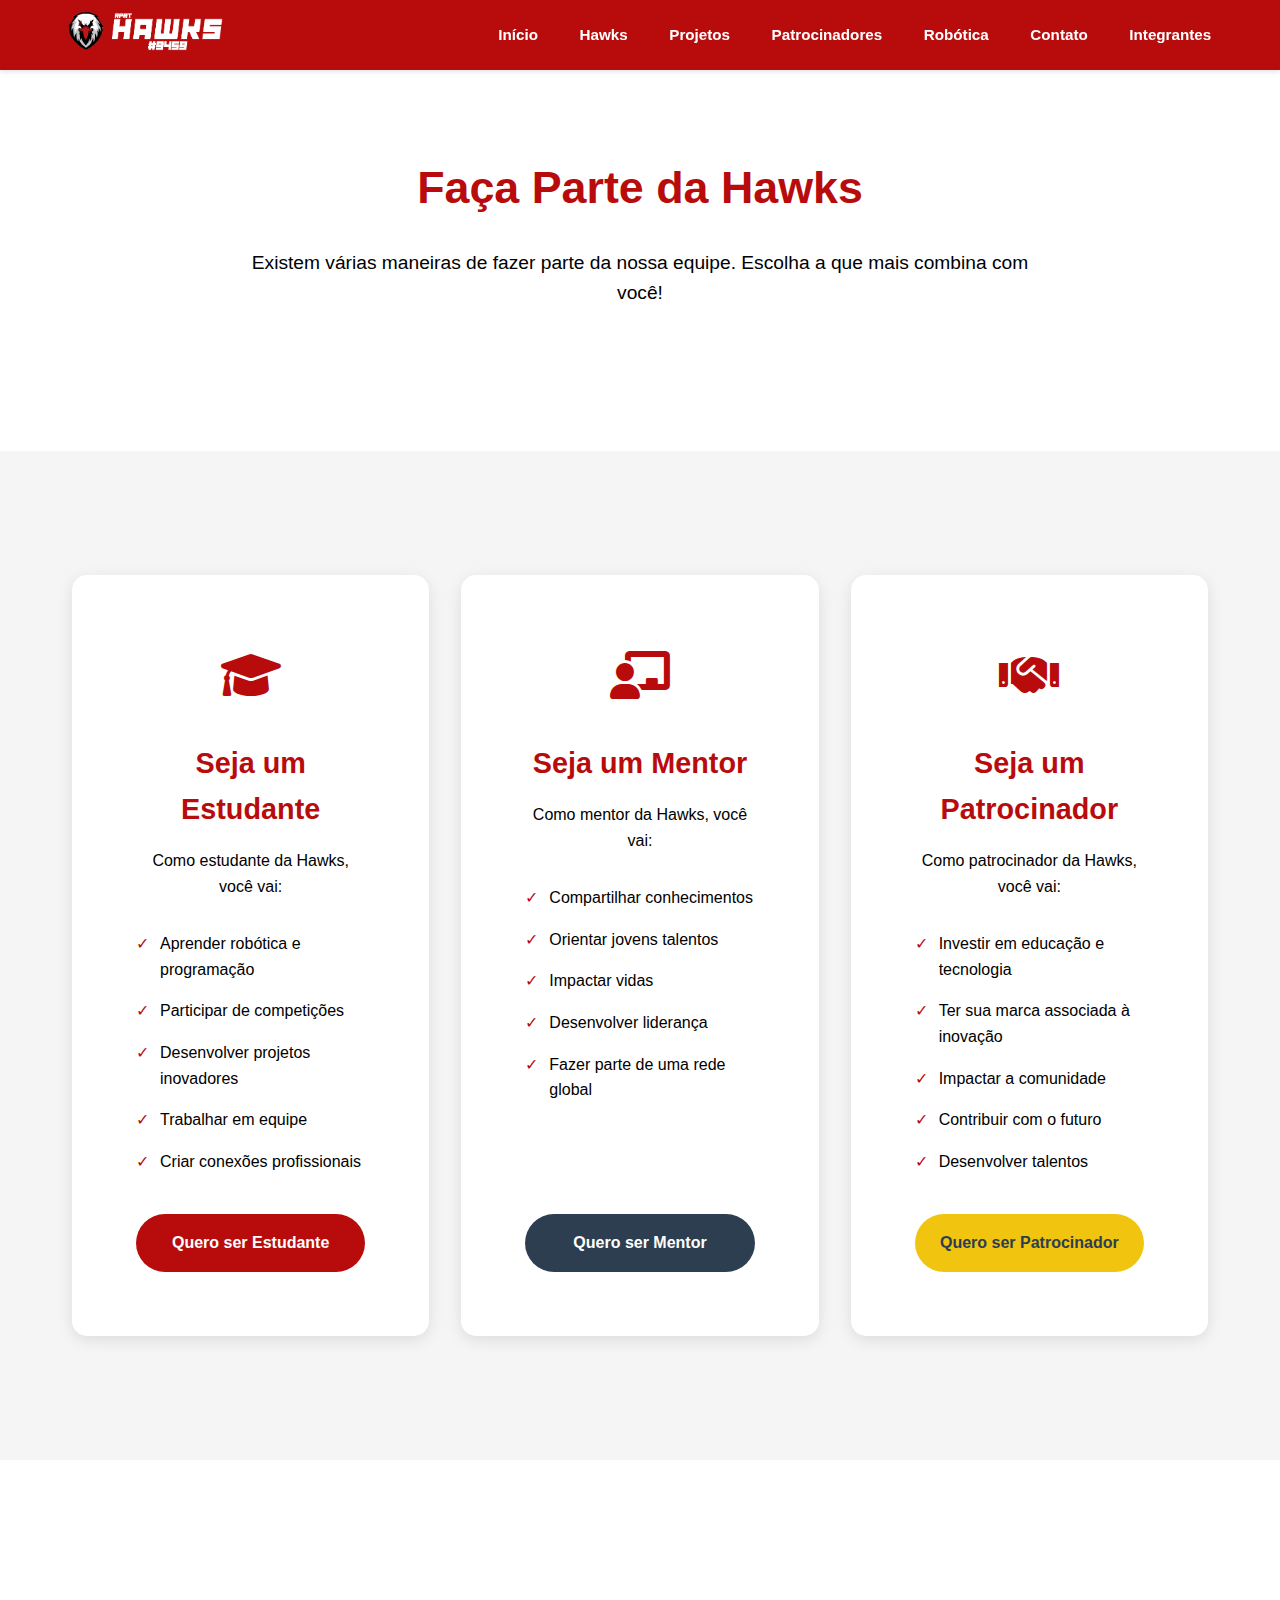
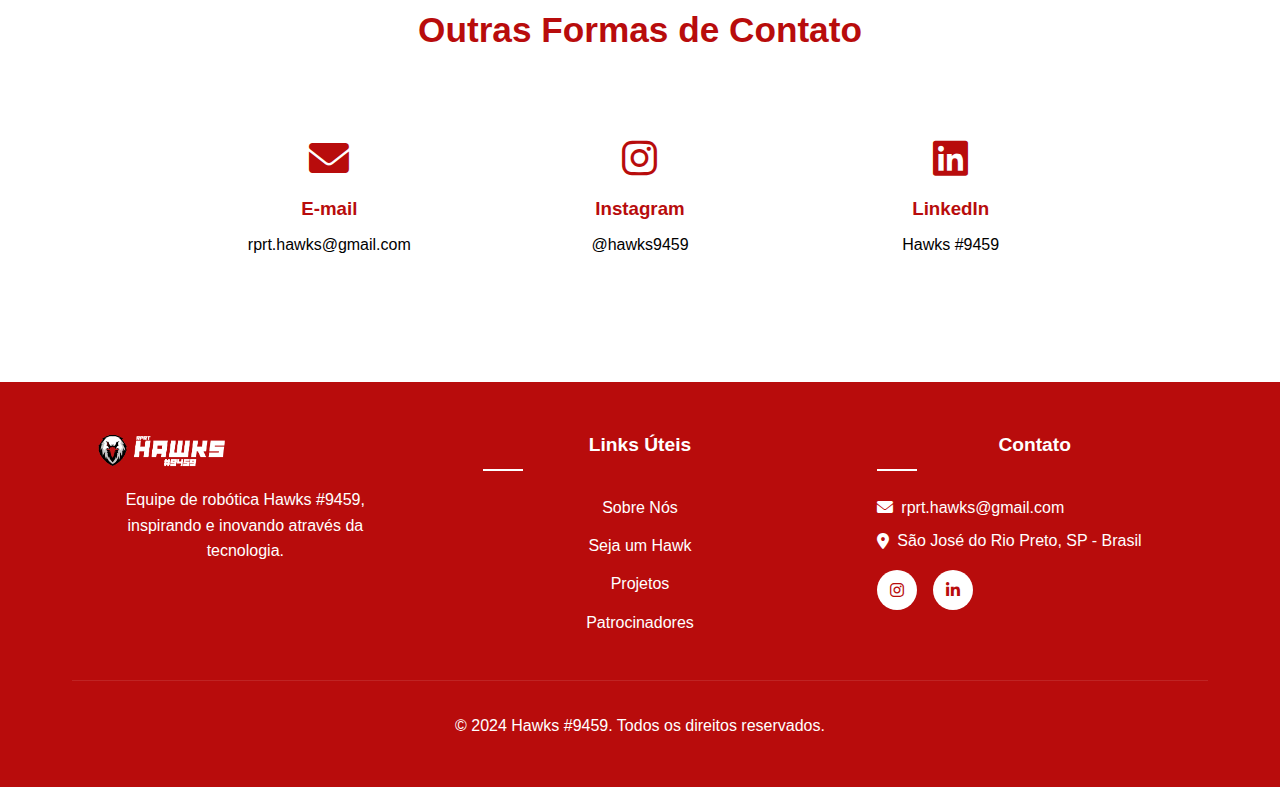
<file: contato.html>
<!DOCTYPE html>
<html lang="pt-BR">
<head>
    <meta charset="UTF-8">
    <meta name="viewport" content="width=device-width, initial-scale=1.0">
    <title>Hawks #9459 - Contato</title>
    <link rel="stylesheet" href="css/styles.css">
    <link rel="stylesheet" href="css/responsive.css">
    <link rel="stylesheet" href="https://cdnjs.cloudflare.com/ajax/libs/font-awesome/6.0.0/css/all.min.css">
</head>
<body>
    

    <header class="main-header">
        <div class="header-container">
            <div class="logo">
                <a href="index.html">
                    <img src="assets/logo-lateral-branco.png" alt="Hawks #9459 Logo" class="header-logo">
                </a>
            </div>
            
            <div class="menu-toggle">
                <span></span>
                <span></span>
                <span></span>
            </div>

            <nav class="main-nav">
                <ul>
                    <li><a href="index.html" class="active">Início</a></li>
                    <li><a href="hawks.html">Hawks</a></li>
                    <li><a href="projetos.html">Projetos</a></li>
                    <li><a href="patrocinadores.html">Patrocinadores</a></li>
                    <li><a href="robotica.html">Robótica</a></li>
                    <li><a href="contato.html">Contato</a></li>
                    <li><a href="integrante.html">Integrantes</a></li>
                </ul>
            </nav>
        </div>
        <div class="overlay"></div>
    </header>

    

    <main>
        <section class="contact-hero" data-aos="fade-up">
            <div class="container">
                <h1 data-aos="fade-up">Faça Parte da Hawks</h1>
                <p class="contact-intro" data-aos="fade-up" data-aos-delay="100">Existem várias maneiras de fazer parte da nossa equipe. 
                   Escolha a que mais combina com você!</p>
            </div>
        </section>

        <section class="roles-section" data-aos="fade-up">
            <div class="container">
                <div class="roles-grid">
                    <!-- Card do Estudante -->
                    <div class="role-card" data-aos="fade-up" data-aos-delay="100">
                        <div class="role-icon">
                            <i class="fas fa-graduation-cap"></i>
                        </div>
                        <h2>Seja um Estudante</h2>
                        <p>Como estudante da Hawks, você vai:</p>
                        <ul class="role-benefits">
                            <li>Aprender robótica e programação</li>
                            <li>Participar de competições</li>
                            <li>Desenvolver projetos inovadores</li>
                            <li>Trabalhar em equipe</li>
                            <li>Criar conexões profissionais</li>
                        </ul>
                        <a href="https://forms.google.com/seu-form-estudante" target="_blank" class="role-btn student">
                            Quero ser Estudante
                        </a>
                    </div>

                    <!-- Card do Mentor -->
                    <div class="role-card" data-aos="fade-up" data-aos-delay="200">
                        <div class="role-icon">
                            <i class="fas fa-chalkboard-teacher"></i>
                        </div>
                        <h2>Seja um Mentor</h2>
                        <p>Como mentor da Hawks, você vai:</p>
                        <ul class="role-benefits">
                            <li>Compartilhar conhecimentos</li>
                            <li>Orientar jovens talentos</li>
                            <li>Impactar vidas</li>
                            <li>Desenvolver liderança</li>
                            <li>Fazer parte de uma rede global</li>
                        </ul>
                        <a href="https://forms.google.com/seu-form-mentor" target="_blank" class="role-btn mentor">
                            Quero ser Mentor
                        </a>
                    </div>

                    <!-- Card do Patrocinador -->
                    <div class="role-card" data-aos="fade-up" data-aos-delay="300">
                        <div class="role-icon">
                            <i class="fas fa-handshake"></i>
                        </div>
                        <h2>Seja um Patrocinador</h2>
                        <p>Como patrocinador da Hawks, você vai:</p>
                        <ul class="role-benefits">
                            <li>Investir em educação e tecnologia</li>
                            <li>Ter sua marca associada à inovação</li>
                            <li>Impactar a comunidade</li>
                            <li>Contribuir com o futuro</li>
                            <li>Desenvolver talentos</li>
                        </ul>
                        <a href="https://forms.google.com/seu-form-patrocinador" target="_blank" class="role-btn sponsor">
                            Quero ser Patrocinador
                        </a>
                    </div>
                </div>
            </div>
        </section>

        <section class="contact-info-section">
            <div class="container">
                <h2>Outras Formas de Contato</h2>
                <div class="contact-methods">
                    <div class="contact-method">
                        <i class="fas fa-envelope"></i>
                        <h3>E-mail</h3>
                        <p>rprt.hawks@gmail.com</p>
                    </div>
                    <div class="contact-method">
                        <i class="fab fa-instagram"></i>
                        <h3>Instagram</h3>
                        <p>@hawks9459</p>
                    </div>
                    <div class="contact-method">
                        <i class="fab fa-linkedin"></i>
                        <h3>LinkedIn</h3>
                        <p>Hawks #9459</p>
                    </div>
                </div>
            </div>
        </section>
    </main>

    

    <footer>
        <div class="container">
            <div class="footer-content">
                <div class="footer-section">
                    <div class="footer-logo">
                        <a href="index.html">
                            <img src="assets/logo-lateral-branco.png" alt="Hawks #9459 Logo" class="footer-logo-img">
                        </a>
                    </div>
                    <p>Equipe de robótica Hawks #9459, inspirando e inovando através da tecnologia.</p>
                    
                </div>

                <div class="footer-section">
                    <h3>Links Úteis</h3>
                    <ul class="footer-links">
                        <li><a href="#sobre">Sobre Nós</a></li>
                        <li><a href="#seja-hawk">Seja um Hawk</a></li>
                        <li><a href="projetos.html">Projetos</a></li>
                        <li><a href="patrocinadores.html">Patrocinadores</a></li>
                    </ul>
                </div>

                <div class="footer-section">
                    <h3>Contato</h3>
                    <div class="contact-info">
                        <p><i class="fas fa-envelope"></i> rprt.hawks@gmail.com</p>
                        <p><i class="fas fa-map-marker-alt"></i> São José do Rio Preto, SP - Brasil</p>
                    </div>
                    <div class="social-links">
                        <a href="https://www.instagram.com/frc9459" target="_blank" class="social-icon">
                            <i class="fab fa-instagram"></i>
                        </a>
                        <a href="https://www.linkedin.com/company/rrpt-hawks-9459?trk=public_post_feed-actor-name" target="_blank" class="social-icon">
                            <i class="fab fa-linkedin-in"></i>
                        </a>
                    </div>
                </div>
            </div>
            <div class="copyright">
                <p>&copy; 2024 Hawks #9459. Todos os direitos reservados.</p>
            </div>
        </div>
    </footer>

    <script src="/js/script.js"></script>
</body>
</html>
</file>
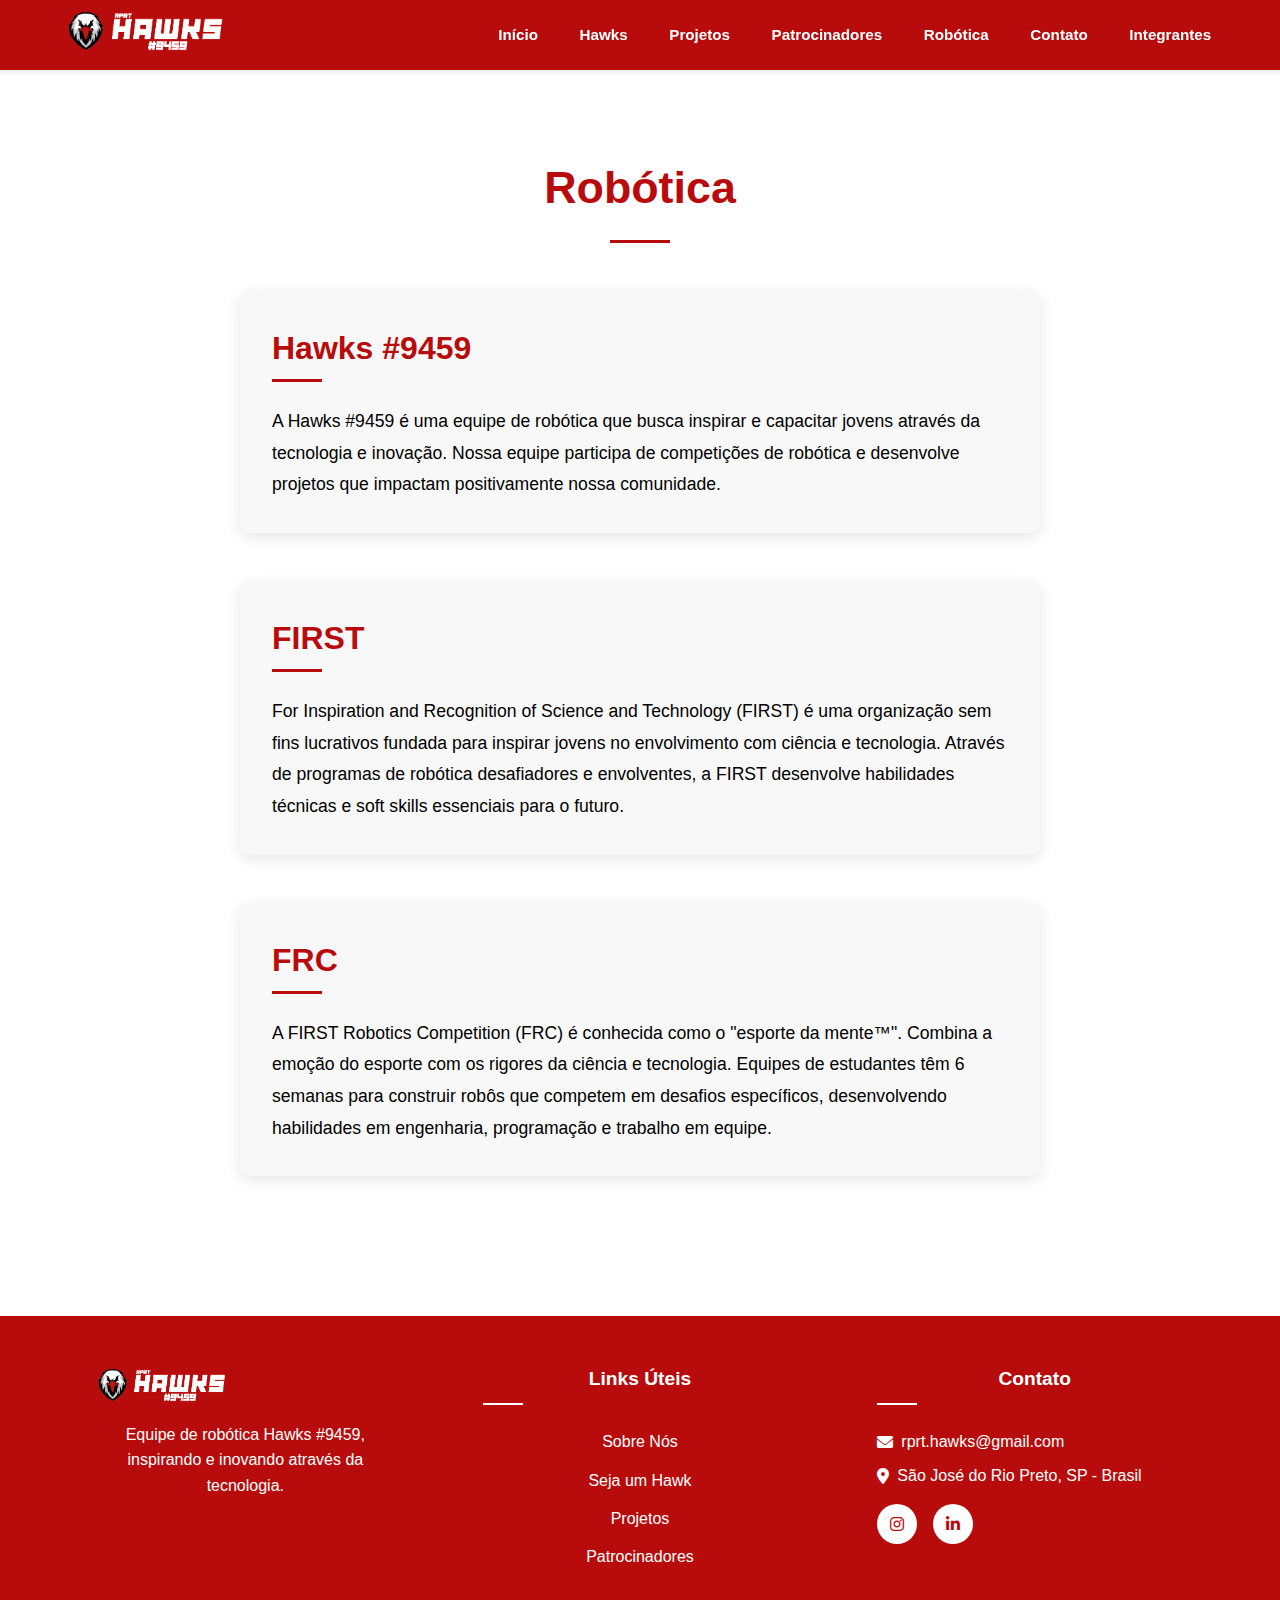
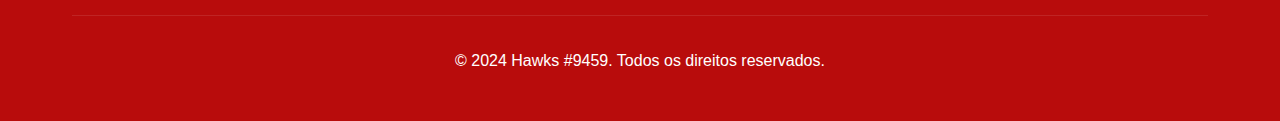
<file: robotica.html>
<!DOCTYPE html>
<html lang="pt-BR">
<head>
    <meta charset="UTF-8">
    <meta name="viewport" content="width=device-width, initial-scale=1.0">
    <title>Hawks #9459 - Robótica</title>
    <link rel="stylesheet" href="css/styles.css">
    <link rel="stylesheet" href="css/responsive.css">
    <link rel="stylesheet" href="https://cdnjs.cloudflare.com/ajax/libs/font-awesome/6.0.0/css/all.min.css">
</head>
<body>
    

    <header class="main-header">
        <div class="header-container">
            <div class="logo">
                <a href="index.html">
                    <img src="assets/logo-lateral-branco.png" alt="Hawks #9459 Logo" class="header-logo">
                </a>
            </div>
            
            <div class="menu-toggle">
                <span></span>
                <span></span>
                <span></span>
            </div>

            

            <nav class="main-nav">
                <ul>
                    <li><a href="index.html" class="active">Início</a></li>
                    <li><a href="hawks.html">Hawks</a></li>
                    <li><a href="projetos.html">Projetos</a></li>
                    <li><a href="patrocinadores.html">Patrocinadores</a></li>
                    <li><a href="robotica.html">Robótica</a></li>
                    <li><a href="contato.html">Contato</a></li>
                    <li><a href="integrante.html">Integrantes</a></li>
                </ul>
            </nav>
        </div>
        <div class="overlay"></div>
    </header>

    

    <main>
        <section class="robotics-intro" data-aos="fade-up">
            <div class="container">
                <h1 data-aos="fade-up">Robótica</h1>
                
                <div class="info-card hawks-info" data-aos="fade-up" data-aos-delay="100">
                    <h2>Hawks #9459</h2>
                    <p>A Hawks #9459 é uma equipe de robótica que busca inspirar e capacitar 
                       jovens através da tecnologia e inovação. Nossa equipe participa de 
                       competições de robótica e desenvolve projetos que impactam positivamente 
                       nossa comunidade.</p>
                </div>

                <div class="info-card first-info" data-aos="fade-up" data-aos-delay="200">
                    <h2>FIRST</h2>
                    <p>For Inspiration and Recognition of Science and Technology (FIRST) é uma 
                       organização sem fins lucrativos fundada para inspirar jovens no 
                       envolvimento com ciência e tecnologia. Através de programas de robótica 
                       desafiadores e envolventes, a FIRST desenvolve habilidades técnicas e 
                       soft skills essenciais para o futuro.</p>
                </div>

                <div class="info-card frc-info" data-aos="fade-up" data-aos-delay="300">
                    <h2>FRC</h2>
                    <p>A FIRST Robotics Competition (FRC) é conhecida como o "esporte da mente™". 
                       Combina a emoção do esporte com os rigores da ciência e tecnologia. 
                       Equipes de estudantes têm 6 semanas para construir robôs que competem 
                       em desafios específicos, desenvolvendo habilidades em engenharia, 
                       programação e trabalho em equipe.</p>
                </div>
            </div>
        </section>

        
    </main>

    

    <footer>
        <div class="container">
            <div class="footer-content">
                <div class="footer-section">
                    <div class="footer-logo">
                        <a href="index.html">
                            <img src="assets/logo-lateral-branco.png" alt="Hawks #9459 Logo" class="footer-logo-img">
                        </a>
                    </div>
                    <p>Equipe de robótica Hawks #9459, inspirando e inovando através da tecnologia.</p>
                    
                </div>

                <div class="footer-section">
                    <h3>Links Úteis</h3>
                    <ul class="footer-links">
                        <li><a href="#sobre">Sobre Nós</a></li>
                        <li><a href="#seja-hawk">Seja um Hawk</a></li>
                        <li><a href="projetos.html">Projetos</a></li>
                        <li><a href="patrocinadores.html">Patrocinadores</a></li>
                    </ul>
                </div>

                <div class="footer-section">
                    <h3>Contato</h3>
                    <div class="contact-info">
                        <p><i class="fas fa-envelope"></i> rprt.hawks@gmail.com</p>
                        <p><i class="fas fa-map-marker-alt"></i> São José do Rio Preto, SP - Brasil</p>
                    </div>
                    <div class="social-links">
                        <a href="https://www.instagram.com/frc9459" target="_blank" class="social-icon">
                            <i class="fab fa-instagram"></i>
                        </a>
                        <a href="https://www.linkedin.com/company/rrpt-hawks-9459?trk=public_post_feed-actor-name" target="_blank" class="social-icon">
                            <i class="fab fa-linkedin-in"></i>
                        </a>
                    </div>
                </div>
            </div>
            <div class="copyright">
                <p>&copy; 2024 Hawks #9459. Todos os direitos reservados.</p>
            </div>
        </div>
    </footer>

    <script src="/js/script.js"></script>
</body>
</html>
</file>
<file: css/styles.css>
:root {
    --primary-red: #b80c0c;
    --white: #FFFFFF;
    --black: #000000;
}

* {
    margin: 0;
    padding: 0;
    box-sizing: border-box;
}

body {
    font-family: Arial, sans-serif;
    line-height: 1.6;
}

.margem__integrantes{
    margin-top: 90px;
}

.main-header {
    background-color: var(--primary-red);
    position: fixed;
    width: 100%;
    top: 0;
    z-index: 100;
    box-shadow: 0 2px 5px rgba(0,0,0,0.1);
    height: 70px;
}

.header-container {
    max-width: 1200px;
    margin: 0 auto;
    padding: 0 1rem;
    display: flex;
    justify-content: space-between;
    align-items: center;
    height: 100%;
}

.main-nav ul {
    display: flex;
    list-style: none;
    gap: 1rem;
}

.main-nav a {
    color: var(--white);
    text-decoration: none;
    font-weight: bold;
    padding: 0.3rem 0.8rem;
    transition: all 0.3s ease;
    font-size: 0.95rem;
}

.main-nav a:hover {
    background-color: var(--white);
    color: var(--primary-red);
    border-radius: 4px;
}

.hero-section {
    height: 100vh;
    background-image: url('../assets/wallpaper.jpeg');
    background-size: cover;
    background-position: center;
    background-repeat: no-repeat;
    display: flex;
    align-items: center;
    justify-content: center;
    text-align: center;
    padding-top: 60px;
    position: relative;
}

/* Adicione um overlay escuro para melhorar a legibilidade do texto */
.hero-section::before {
    content: '';
    position: absolute;
    top: 0;
    left: 0;
    right: 0;
    bottom: 0;
    background-color: rgba(0, 0, 0, 0.5);
}

.hero-content {
    position: relative;
    z-index: 1;
    color: var(--white);
}

.hero-content h1 {
    font-size: 3.5rem;
    margin-bottom: 1rem;
    text-shadow: 2px 2px 4px rgba(0, 0, 0, 0.5);
}

.hero-subtitle {
    font-size: 1.5rem;
    margin-bottom: 2rem;
    text-shadow: 1px 1px 2px rgba(0, 0, 0, 0.5);
}

.cta-button {
    display: inline-block;
    padding: 1rem 2rem;
    background-color: var(--primary-red);
    color: var(--white);
    text-decoration: none;
    border-radius: 4px;
    font-weight: bold;
    margin-top: 2rem;
    transition: all 0.3s ease;
}

.cta-button:hover {
    background-color: darkred;
    transform: translateY(-2px);
}

/* Adicione mais estilos conforme necessário */ 

/* Estilos gerais para seções */
.container {
    max-width: 1200px;
    margin: 0 auto;
    padding: 2rem;
}

/* Seção Sobre Nós */
.about-section {
    padding: 5rem 0;
    background-color: var(--white);
}

.about-section h2 {
    text-align: center;
    color: var(--black);
    font-size: 2.5rem;
    margin-bottom: 2rem;
    position: relative;
}

.about-section h2::after {
    content: '';
    display: block;
    width: 50px;
    height: 3px;
    background-color: var(--primary-red);
    margin: 1rem auto;
}

.about-content {
    display: flex;
    justify-content: center;
    align-items: center;
    gap: 2rem;
    padding: 2rem;
}

.about-text {
    max-width: 800px;
    text-align: center;
    line-height: 1.8;
}

/* Seção Seja um Hawk */
.join-section {
    background-color: #f5f5f5;
    padding: 5rem 0;
}

.join-section h2 {
    text-align: center;
    color: var(--black);
    font-size: 2.5rem;
    margin-bottom: 3rem;
}

.join-content {
    text-align: center;
    margin-bottom: 3rem;
}

.join-options {
    display: grid;
    grid-template-columns: repeat(auto-fit, minmax(300px, 1fr));
    gap: 2rem;
    padding: 1rem;
}

.join-card {
    background-color: var(--white);
    padding: 2rem;
    border-radius: 8px;
    box-shadow: 0 4px 6px rgba(0, 0, 0, 0.1);
    transition: transform 0.3s ease, box-shadow 0.3s ease;
}

.join-card:hover {
    transform: translateY(-10px);
    box-shadow: 0 6px 12px rgba(0, 0, 0, 0.15);
}

.join-card h3 {
    color: var(--primary-red);
    font-size: 1.5rem;
    margin-bottom: 1rem;
}

.join-card p {
    margin-bottom: 1.5rem;
    color: var(--black);
}

.join-button {
    display: inline-block;
    padding: 0.8rem 1.5rem;
    background-color: var(--primary-red);
    color: var(--white);
    text-decoration: none;
    border-radius: 4px;
    font-weight: bold;
    transition: all 0.3s ease;
}

.join-button:hover {
    background-color: darkred;
    transform: scale(1.05);
}

/* Estilos do Footer */
footer {
    background-color: var(--primary-red);
    color: var(--white);
    padding: 4rem 0 2rem;
    bottom: 0;
    left: 0;
    width: 100%;
    padding: 1rem;
    text-align: center;
    z-index: 100;
    
}

.footer-content {
    display: grid;
    grid-template-columns: repeat(auto-fit, minmax(250px, 1fr));
    gap: 3rem;
    margin-bottom: 2rem;
}

.footer-section {
    padding: 0 1rem;
}

.footer-logo img {
    max-width: 150px;
    margin-bottom: 1rem;
}

.footer-section h3 {
    font-size: 1.2rem;
    margin-bottom: 1.5rem;
    position: relative;
}

.footer-section h3::after {
    content: '';
    display: block;
    width: 40px;
    height: 2px;
    background-color: var(--white);
    margin-top: 0.5rem;
}

.footer-links {
    list-style: none;
}

.footer-links li {
    margin-bottom: 0.8rem;
}

.footer-links a {
    color: var(--white);
    text-decoration: none;
    transition: all 0.3s ease;
}

.footer-links a:hover {
    padding-left: 8px;
    opacity: 0.8;
}

.social-links {
    display: flex;
    gap: 1rem;
    margin-top: 1rem;
}

.social-links a {
    display: flex;
    align-items: center;
    justify-content: center;
    width: 40px;
    height: 40px;
    background-color: var(--white);
    border-radius: 50%;
    color: var(--primary-red);
    text-decoration: none;
    transition: all 0.3s ease;
}

.social-links a:hover {
    transform: translateY(-3px);
    box-shadow: 0 5px 15px rgba(0, 0, 0, 0.3);
}

.contact-info {
    margin-top: 1rem;
}

.contact-info p {
    margin-bottom: 0.5rem;
    display: flex;
    align-items: center;
    gap: 0.5rem;
}

.copyright {
    text-align: center;
    padding-top: 2rem;
    margin-top: 2rem;
    border-top: 1px solid rgba(255, 255, 255, 0.1);
}

/* Estilos para o menu mobile */
.menu-toggle {
    display: none;
    flex-direction: column;
    justify-content: space-between;
    width: 30px;
    height: 21px;
    cursor: pointer;
    z-index: 100;
}

.menu-toggle span {
    display: block;
    width: 100%;
    height: 3px;
    background-color: rgb(255, 255, 255);
    transition: all 0.3s ease;
}


/* Estilos para o logo no header */
.header-logo {
    height: 50px;
    width: auto;
    transition: filter 0.3s ease, transform 0.3s ease;
}

.header-logo:hover {
    filter: brightness(2); /* Aumenta o brilho em 20% */
    transform: scale(2); /* Aumenta levemente o tamanho */
}

/* Se você estiver usando uma imagem escura e quiser um efeito diferente, pode usar: */
.header-logo:hover {
    filter: opacity(0.8); /* Reduz a opacidade para 80% */
    transform: scale(1.05);
}

/* Ajuste do container do logo */
.logo {
    padding: 5px 0;
    display: flex;
    align-items: center;
}

/* Estilos para o logo no footer */
.footer-logo-img {
    width: 450px;
    height: auto;
    display: block;
    margin-bottom: 1.5rem;
    object-fit: contain;
}



/* Ajustes nos links do logo */
.logo a {
    display: block;
    height: 100%;
}

.logo a:hover {
    opacity: 0.9;
} 

/* Estilo do divisor de seções */
.section-divider {
    position: absolute;
    bottom: -50px;
    left: 50%;
    transform: translateX(-50%);
    z-index: 10;
    background: transparent;
}

.divider-logo {
    width: 100px;
    height: 100px;
    transition: all 0.4s ease;
    cursor: pointer;
    background-color: var(--white);
    padding: 10px;
    border-radius: 50%;
    box-shadow: 0 4px 15px rgba(0, 0, 0, 0.1);
}

/* Efeito de hover mais sutil */
.divider-logo:hover {
    transform: scale(1.1);
    box-shadow: 0 6px 20px rgba(255, 0, 0, 0.2);
}

/* Ajuste para a próxima seção */
section + section {
    margin-top: 50px;
}



/* Adicional para garantir posicionamento correto */
section {
    position: relative;
    padding: 4rem 0;
} 

/* Estilos para a página Hawks */
.team-section {
    padding: 120px 0 60px;
    background-color: var(--white);
}

.team-section h1 {
    text-align: center;
    font-size: 2.8rem;
    color: var(--primary-red);
    margin-bottom: 3rem;
    position: relative;
}

.team-section h1::after {
    content: '';
    display: block;
    width: 60px;
    height: 3px;
    background-color: var(--primary-red);
    margin: 1rem auto;
}

.team-content {
    gap: 4rem;
    align-items: center;
    margin-top: 2rem;
    max-width: 1200px;
    margin: 0 auto;
    padding: 0 20px;
}

.team-image {
    position: relative;
    overflow: hidden;
    transition: transform 0.3s ease;
    border-radius: 10px;
    box-shadow: 0 4px 15px rgba(0, 0, 0, 0.1);
}

.team-photo {
    width: 100%;
    height: auto;
    display: block;
    transition: transform 0.3s ease;
}

.team-image:hover .team-photo {
    transform: scale(1.05);
}

.team-description {
    padding: 1rem;
}

.team-description h2 {
    color: var(--primary-red);
    margin-bottom: 1.5rem;
    font-size: 2rem;
}

.team-description p {
    margin-bottom: 1.5rem;
    line-height: 1.8;
    color: var(--black);
    font-size: 1.1rem;
}

/* Estilos atualizados para a seção de CTA das redes sociais */
.social-cta-section {
    background: linear-gradient(135deg, #f5f5f5 0%, #e0e0e0 100%);
    padding: 6rem 0;
    text-align: center;
    position: relative;
    overflow: hidden;
}

.social-cta-section::before {
    content: '';
    position: absolute;
    top: 0;
    left: 0;
    right: 0;
    bottom: 0;
    background: linear-gradient(45deg, rgba(255, 0, 0, 0.05) 0%, rgba(255, 255, 255, 0.1) 100%);
    z-index: 1;
}

.social-cta-section .container {
    position: relative;
    z-index: 2;
    max-width: 800px;
    margin: 0 auto;
}

.social-cta-section h2 {
    color: var(--primary-red);
    font-size: 3rem;
    margin-bottom: 1.5rem;
    text-transform: uppercase;
    letter-spacing: 1px;
    font-weight: bold;
}

.social-cta-text {
    font-size: 1.4rem;
    color: #333;
    margin-bottom: 3rem;
    line-height: 1.6;
}

.social-cta-buttons {
    display: flex;
    justify-content: center;
    gap: 2.5rem;
    flex-wrap: wrap;
    margin: 0 auto;
    max-width: 600px;
}

.social-cta-btn {
    display: flex;
    align-items: center;
    gap: 1rem;
    padding: 1.2rem 2.5rem;
    border-radius: 50px;
    color: white;
    font-size: 1.2rem;
    font-weight: bold;
    text-decoration: none;

    transition: all 0.3s ease;
    min-width: 320px;
    justify-content: center;
}

.social-cta-btn i {
    font-size: 1.8rem;
}

.social-cta-btn.instagram {
    background: linear-gradient(45deg, #f09433 0%, #e6683c 25%, #dc2743 50%, #cc2366 75%, #bc1888 100%);
    box-shadow: 0 4px 15px rgba(220, 39, 67, 0.3);
}

.social-cta-btn.linkedin {
    background-color: #0077b5;
    box-shadow: 0 4px 15px rgba(0, 119, 181, 0.3);
}

.social-cta-btn:hover {
    transform: translateY(-5px);
    box-shadow: 0 8px 20px rgba(0, 0, 0, 0.3);
}

.social-cta-btn.instagram:hover {
    background: linear-gradient(45deg, #e6683c 0%, #dc2743 25%, #cc2366 50%, #bc1888 75%, #f09433 100%);
}

.social-cta-btn.linkedin:hover {
    background-color: #005885;
}

/* Animação sutil de pulsar */
@keyframes pulse {
    0% { transform: scale(1); }
    50% { transform: scale(1.05); }
    100% { transform: scale(1); }
}

.social-cta-section h2 {
    animation: pulse 3s infinite ease-in-out;
}


/* Estilos para a página de Projetos */
.projects-hero {
    padding: 120px 0 60px;
    background-color: var(--white);
}

.projects-hero h1 {
    text-align: center;
    font-size: 2.8rem;
    color: var(--primary-red);
    margin-bottom: 3rem;
    position: relative;
}

.projects-hero h1::after {
    content: '';
    display: block;
    width: 60px;
    height: 3px;
    background-color: var(--primary-red);
    margin: 1rem auto;
}

.projects-content {
    display: grid;
    grid-template-columns: 1fr 1fr;
    gap: 4rem;
    align-items: center;
    margin-top: 2rem;
}

.projects-text h2 {
    color: var(--primary-red);
    font-size: 2rem;
    margin-bottom: 1.5rem;
    margin-top: 2rem;
}

.projects-text p {
    margin-bottom: 1.5rem;
    line-height: 1.8;
    color: var(--black);
    font-size: 1.1rem;
}

.impact-list {
    list-style: none;
    padding-left: 1.5rem;
}

.impact-list li {
    position: relative;
    padding-left: 1.5rem;
    margin-bottom: 1rem;
    line-height: 1.6;
}

.impact-list li::before {
    content: '•';
    color: var(--primary-red);
    font-size: 1.5rem;
    position: absolute;
    left: 0;
    top: -2px;
}

.projects-image {
    position: relative;
    overflow: hidden;
    border-radius: 10px;
    box-shadow: 0 4px 15px rgba(0, 0, 0, 0.1);
}

.steam-photo {
    width: 100%;
    height: auto;
    display: block;
    transition: transform 0.3s ease;
}

.projects-image:hover .steam-photo {
    transform: scale(1.05);
}

/* Seção de Metodologia */
.methodology-section {
    padding: 60px 0;
    background-color: #f5f5f5;
}

.methodology-section h2 {
    text-align: center;
    font-size: 2.5rem;
    color: var(--primary-red);
    margin-bottom: 3rem;
}

.methodology-grid {
    display: grid;
    grid-template-columns: repeat(auto-fit, minmax(200px, 1fr));
    gap: 2rem;
    padding: 2rem;
}

.methodology-card {
    background: var(--white);
    padding: 2rem;
    border-radius: 10px;
    text-align: center;
    transition: transform 0.3s ease;
    box-shadow: 0 4px 15px rgba(0, 0, 0, 0.1);
}

.methodology-card:hover {
    transform: translateY(-10px);
}

.methodology-card i {
    font-size: 2.5rem;
    color: var(--primary-red);
    margin-bottom: 1rem;
}

.methodology-card h3 {
    color: var(--primary-red);
    margin-bottom: 1rem;
}

.methodology-card p {
    color: var(--black);
    line-height: 1.6;
}



/* Estilos para a página de Patrocinadores */
.sponsors-hero {
    padding: 120px 0 60px;
    background-color: var(--white);
}

.sponsors-hero h1 {
    text-align: center;
    font-size: 2.8rem;
    color: var(--primary-red);
    margin-bottom: 3rem;
    position: relative;
}

.sponsors-hero h1::after {
    content: '';
    display: block;
    width: 60px;
    height: 3px;
    background-color: var(--primary-red);
    margin: 1rem auto;
}

.sponsors-intro {
    max-width: 800px;
    margin: 0 auto;
    text-align: center;
}

.sponsors-intro p {
    font-size: 1.2rem;
    line-height: 1.8;
    margin-bottom: 2rem;
    color: var(--black);
}

.sponsors-benefits {
    list-style: none;
    text-align: left;
    max-width: 600px;
    margin: 2rem auto;
    padding: 0 1rem;
}

.sponsors-benefits li {
    position: relative;
    padding-left: 2rem;
    margin-bottom: 1rem;
    font-size: 1.1rem;
    line-height: 1.6;
}

.sponsors-benefits li::before {
    content: '✓';
    color: var(--primary-red);
    position: absolute;
    left: 0;
}

/* Grid de Patrocinadores */
.sponsors-grid {
    padding: 60px 0;
    background-color: #f5f5f5;
}

.sponsors-container {
    display: grid;
    grid-template-columns: repeat(auto-fit, minmax(300px, 1fr));
    gap: 2rem;
    padding: 2rem 0;
}

.sponsor-card {
    background: var(--white);
    border-radius: 10px;
    overflow: hidden;
    box-shadow: 0 4px 15px rgba(0, 0, 0, 0.1);
    transition: transform 0.3s ease;
}

.sponsor-card:hover {
    transform: translateY(-10px);
}

.sponsor-logo {
    height: 200px;
    display: flex;
    align-items: center;
    justify-content: center;
    padding: 2rem;
    background-color: #f8f8f8;
}

.sponsor-logo img {
    max-width: 80%;
    max-height: 80%;
    object-fit: contain;
}

.sponsor-info {
    padding: 1.5rem;
}

.sponsor-info h3 {
    color: var(--primary-red);
    font-size: 1.3rem;
    margin-bottom: 1rem;
}

.sponsor-info p {
    color: var(--black);
    line-height: 1.6;
}

/* Seção Seja um Patrocinador */
.become-sponsor {
    padding: 80px 0;
    text-align: center;
    background: linear-gradient(135deg, var(--primary-red) 0%, #cc0000 100%);
    color: var(--white);
}

.become-sponsor h2 {
    font-size: 2.5rem;
    margin-bottom: 1.5rem;
}

.become-sponsor p {
    font-size: 1.2rem;
    margin-bottom: 2rem;
}

.sponsor-cta-btn {
    display: inline-block;
    padding: 1rem 2.5rem;
    background-color: var(--white);
    color: var(--primary-red);
    text-decoration: none;
    border-radius: 50px;
    font-weight: bold;
    font-size: 1.1rem;
    transition: all 0.3s ease;
}

.sponsor-cta-btn:hover {
    transform: translateY(-3px);
    box-shadow: 0 5px 15px rgba(0, 0, 0, 0.3);
    background-color: #f0f0f0;
}

/* Estilos para a página de Robótica */
.robotics-intro {
    padding: 120px 0 60px;
    background-color: var(--white);
}

.robotics-intro h1 {
    text-align: center;
    font-size: 2.8rem;
    color: var(--primary-red);
    margin-bottom: 3rem;
    position: relative;
}

.robotics-intro h1::after {
    content: '';
    display: block;
    width: 60px;
    height: 3px;
    background-color: var(--primary-red);
    margin: 1rem auto;
}

/* Cards informativos */
.info-card {
    max-width: 800px;
    margin: 0 auto 3rem;
    padding: 2rem;
    border-radius: 10px;
    background: #f8f8f8;
    box-shadow: 0 4px 15px rgba(0, 0, 0, 0.1);
    transition: transform 0.3s ease;
}

.info-card:hover {
    transform: translateY(-5px);
}

.info-card h2 {
    color: var(--primary-red);
    font-size: 2rem;
    margin-bottom: 1.5rem;
    position: relative;
    padding-bottom: 0.5rem;
}

.info-card h2::after {
    content: '';
    position: absolute;
    bottom: 0;
    left: 0;
    width: 50px;
    height: 3px;
    background-color: var(--primary-red);
}

.info-card p {
    font-size: 1.1rem;
    line-height: 1.8;
    color: var(--black);
}

/* Galeria de Fotos */
.photo-gallery {
    padding: 60px 0;
    background-color: #f5f5f5;
}

.photo-gallery h2 {
    text-align: center;
    font-size: 2.5rem;
    color: var(--primary-red);
    margin-bottom: 3rem;
}

.gallery-grid {
    display: grid;
    grid-template-columns: repeat(auto-fit, minmax(300px, 1fr));
    gap: 1.5rem;
    padding: 1rem;
}

.gallery-item {
    position: relative;
    overflow: hidden;
    border-radius: 10px;
    aspect-ratio: 16/9;
    cursor: pointer;
}

.gallery-item img {
    width: 100%;
    height: 100%;
    object-fit: cover;
    transition: transform 0.3s ease;
}

.gallery-item:hover img {
    transform: scale(1.1);
}

/* Efeito de overlay na galeria */
.gallery-item::after {
    content: '';
    position: absolute;
    top: 0;
    left: 0;
    width: 100%;
    height: 100%;
    background: rgba(0, 0, 0, 0.3);
    opacity: 0;
    transition: opacity 0.3s ease;
}

.gallery-item:hover::after {
    opacity: 1;
}

/* Estilos para a página de Contato */
.contact-hero {
    padding: 120px 0 60px;
    background-color: var(--white);
    text-align: center;
}

.contact-hero h1 {
    font-size: 2.8rem;
    color: var(--primary-red);
    margin-bottom: 1.5rem;
}

.contact-intro {
    font-size: 1.2rem;
    max-width: 800px;
    margin: 0 auto;
    color: var(--black);
}

/* Seção de Papéis */
.roles-section {
    padding: 60px 0;
    background-color: #f5f5f5;
}

.roles-grid {
    display: grid;
    grid-template-columns: repeat(auto-fit, minmax(300px, 1fr));
    gap: 2rem;
    padding: 2rem 0;
}

.role-card {
    background: var(--white);
    border-radius: 15px;
    padding: 4rem;
    text-align: center;
    box-shadow: 0 4px 15px rgba(0, 0, 0, 0.1);
    transition: transform 0.3s ease;
    height: 100%;
    justify-content: space-between;
    flex-direction: column;
    display: flex;
}

.role-card:hover {
    transform: translateY(-10px);
}

.role-icon {
    font-size: 3rem;
    color: var(--primary-red);
    margin-bottom: 1.5rem;
}

.role-card h2 {
    color: var(--primary-red);
    font-size: 1.8rem;
    margin-bottom: 1rem;
}

.role-card p {
    color: var(--black);
    margin-bottom: 1.5rem;
}

.role-benefits {
    list-style: none;
    margin-bottom: 2rem;
    text-align: left;
    flex-grow: 1;
}

.role-benefits li {
    padding: 0.5rem 0;
    padding-left: 1.5rem;
    position: relative;
}

.role-benefits li::before {
    content: '✓';
    color: var(--primary-red);
    position: absolute;
    left: 0;
}

.role-btn {
    margin-top: auto;
    display: inline-block;
    padding: 1rem;
    border-radius: 50px;
    text-decoration: none;
    font-weight: bold;
    transition: all 0.3s ease;
    text-align: center;
    width: 100%;
}

.role-btn.student {
    background-color: var(--primary-red);
    color: var(--white);
}

.role-btn.mentor {
    background-color: #2c3e50;
    color: var(--white);
}

.role-btn.sponsor {
    background-color: #f1c40f;
    color: #2c3e50;
}

.role-btn:hover {
    transform: translateY(-3px);
    box-shadow: 0 5px 15px rgba(0, 0, 0, 0.2);
}

/* Seção de Informações de Contato */
.contact-info-section {
    padding: 60px 0;
    background-color: var(--white);
    text-align: center;
}

.contact-info-section h2 {
    color: var(--primary-red);
    font-size: 2.2rem;
    margin-bottom: 3rem;
}

.contact-methods {
    display: grid;
    grid-template-columns: repeat(auto-fit, minmax(200px, 1fr));
    gap: 2rem;
    max-width: 900px;
    margin: 0 auto;
}

.contact-method {
    padding: 2rem;
}

.contact-method i {
    font-size: 2.5rem;
    color: var(--primary-red);
    margin-bottom: 1rem;
}

.contact-method h3 {
    color: var(--primary-red);
    margin-bottom: 0.5rem;
}

.contact-method p {
    color: var(--black);
}


/* Estilos para animações de rolagem */

/* Botão Voltar ao Topo */
.back-to-top {
    position: fixed;
    bottom: 30px;
    right: 30px;
    width: 50px;
    height: 50px;
    border-radius: 50%;
    background-color: var(--primary-red);
    color: var(--white);
    font-size: 24px;
    border: none;
    cursor: pointer;
    opacity: 0;
    visibility: hidden;
    transition: all 0.3s ease;
    z-index: 1000;
    box-shadow: 0 2px 10px rgba(0, 0, 0, 0.2);
}

.back-to-top.show {
    opacity: 1;
    visibility: visible;
}

.back-to-top:hover {
    transform: translateY(-3px);
    box-shadow: 0 4px 15px rgba(0, 0, 0, 0.3);
}

/* Estilos para o carrossel de patrocinadores */
.sponsors-carousel {
    padding: 60px 0;
    background-color: #f5f5f5;
}

.sponsors-carousel h2 {
    text-align: center;
    color: var(--primary-red);
    font-size: 2.5rem;
    margin-bottom: 3rem;
}

.sponsorsSwiper {
    padding: 20px 0 40px;
}

.sponsorsSwiper .swiper-slide {
    height: 150px;
    display: flex;
    align-items: center;
    justify-content: center;
    padding: 20px;
    background: white;
    border-radius: 10px;
    box-shadow: 0 4px 15px rgba(0, 0, 0, 0.1);
    transition: transform 0.3s ease;
}

.sponsorsSwiper .swiper-slide:hover {
    transform: translateY(-5px);
}

.sponsorsSwiper .swiper-slide img {
    max-width: 80%;
    max-height: 80%;
    object-fit: contain;
    filter: grayscale(100%);
    transition: filter 0.3s ease;
}

.sponsorsSwiper .swiper-slide:hover img {
    filter: grayscale(0%);
}

.sponsorsSwiper .swiper-pagination {
    bottom: 0;
}

.sponsorsSwiper .swiper-pagination-bullet {
    background: var(--primary-red);
    opacity: 0.5;
}

.sponsorsSwiper .swiper-pagination-bullet-active {
    opacity: 1;
}

/* Modal */
.galeria img {
  width: 300px;
  cursor: pointer;
  border-radius: 10px;
  box-shadow: 0 0 10px rgba(0,0,0,0.2);
}

.galeria{
    display: flex;
    justify-content: center;
    align-items: center;
    flex-direction: column;
    margin-bottom: 10px;
    cursor: pointer;
}


.modal {
  display: none;
  position: fixed;
  z-index: 10;
  left: 0;
  top: 0;
  width: 100%;
  height: 100%;
  overflow: auto;
  background-color: rgba(0,0,0,0.7);
}

.modal-content {
  background-color: #fff;
  margin: 10% auto;
  padding: 20px;
  width: 80%;
  max-width: 800px;
  border-radius: 10px;
  position: relative;
}

.close {
  position: absolute;
  top: 10px;
  right: 20px;
  font-size: 28px;
  font-weight: bold;
  color: #333;
  cursor: pointer;
}

.modal-images {
  display: flex;
  flex-direction: column;
  gap: 1rem;
  justify-content: center;
}

.modal-images img {
  width: 150px;
  border-radius: 8px;
  transition: transform 0.2s;
}

.modal-images img:hover {
  transform: scale(1.1);
}

.members{
    display: flex;
    align-items: center;
    gap: 10px;
}
</file>
<file: css/responsive.css>
/* Media Queries para Responsividade */
@media (max-width: 768px) {
    .join-options {
        grid-template-columns: 1fr;
    }

    .about-content {
        flex-direction: column;
        text-align: center;
    }

    .container {
        padding: 1rem;
    }

    .main-header {
        height: 60px;
    }

    .role-btn{
    width: 50%;
    }

    .role-card{
        align-items: center;
        display: flex;
    }
} 

@media (max-width: 768px) {
    .footer-content {
        grid-template-columns: 1fr;
        text-align: center;
    }

    .footer-section h3::after {
        margin: 0.5rem auto 0;
    }

    .social-links {
        justify-content: center;
    }

    .footer-links a:hover {
        padding-left: 0;
    }
} 

@media (max-width: 968px) {
    .menu-toggle {
        display: flex;
    }

    .main-nav {
        position: fixed;
        top: 80px; /* altura do header */
        left: 0;
        width: 100%;
        background: black;
        padding: 20px;
        transform: translateY(-100%);
        opacity: 0;
        visibility: hidden;
        transition: all 0.3s ease;
        box-shadow: 0 4px 10px rgba(0, 0, 0, 0.1);
    }

    .main-nav.active {
        transform: translateY(0);
        opacity: 1;
        visibility: visible;
    }

    .main-nav ul {
        flex-direction: column;
        align-items: center;
    }

    .main-nav ul li {
        margin: 10px 0;
    }

    /* Animação do ícone do menu */
    .menu-toggle.active span:nth-child(1) {
        transform: translateY(9px) rotate(45deg);
    }

    .menu-toggle.active span:nth-child(2) {
        opacity: 0;
    }

    .menu-toggle.active span:nth-child(3) {
        transform: translateY(-9px) rotate(-45deg);
    }
}

/* Media queries para responsividade dos logos */
@media (max-width: 768px) {
    .header-logo {
        height: 60px;
        width: 250px;
    }
    
    .footer-logo-img {
        width: 300px;
        margin: 0 auto 1.5rem;
    }
} 

/* Responsividade */
@media (max-width: 768px) {
    .section-divider {
        bottom: -40px;
    }

    .divider-logo {
        width: 80px;
        height: 80px;
    }

    section + section {
        margin-top: 40px;
    }
}

/* Responsividade */
@media (max-width: 968px) {
    .team-content {
        grid-template-columns: 1fr;
        gap: 2rem;
    }

    .team-image {
        max-width: 600px;
        margin: 0 auto;
    }

    .team-description {
        text-align: center;
    }

    .team-section h1 {
        font-size: 2.4rem;
    }
}

@media (max-width: 768px) {
    .team-section {
        padding: 100px 0 40px;
    }

    .team-description h2 {
        font-size: 1.8rem;
    }

    .team-description p {
        font-size: 1rem;
    }

    .team-section h1 {
        font-size: 2rem;
    }
} 

/* Responsividade */
@media (max-width: 768px) {
    .social-cta-section {
        padding: 4rem 1rem;
    }

    .social-cta-section h2 {
        font-size: 2.2rem;
    }

    .social-cta-text {
        font-size: 1.1rem;
        margin-bottom: 2rem;
    }

    .social-cta-buttons {
        flex-direction: column;
        align-items: center;
        gap: 1.5rem;
    }

    .social-cta-btn {
        width: 100%;
        max-width: 300px;
        padding: 1rem 2rem;
    }
} 

/* Responsividade */
@media (max-width: 968px) {
    .projects-content {
        grid-template-columns: 1fr;
        gap: 2rem;
    }

    .projects-image {
        max-width: 600px;
        margin: 0 auto;
    }

    .projects-text {
        text-align: center;
    }

    .impact-list {
        text-align: left;
        max-width: 600px;
        margin: 0 auto;
    }
}

@media (max-width: 768px) {
    .projects-hero {
        padding: 100px 0 40px;
    }

    .projects-hero h1 {
        font-size: 2.2rem;
    }

    .projects-text h2 {
        font-size: 1.8rem;
    }

    .methodology-section h2 {
        font-size: 2rem;
    }

    .methodology-grid {
        grid-template-columns: 1fr;
        max-width: 400px;
        margin: 0 auto;
    }
} 

/* Responsividade */
@media (max-width: 768px) {
    .sponsors-hero h1 {
        font-size: 2.2rem;
    }

    .sponsors-intro p {
        font-size: 1.1rem;
    }

    .sponsors-benefits li {
        font-size: 1rem;
    }

    .sponsors-container {
        grid-template-columns: 1fr;
        padding: 1rem;
    }

    .become-sponsor h2 {
        font-size: 2rem;
    }

    .become-sponsor p {
        font-size: 1.1rem;
    }
} 

/* Responsividade */
@media (max-width: 768px) {
    .robotics-intro {
        padding: 100px 0 40px;
    }

    .robotics-intro h1 {
        font-size: 2.2rem;
    }

    .info-card {
        margin: 0 1rem 2rem;
        padding: 1.5rem;
    }

    .info-card h2 {
        font-size: 1.8rem;
    }

    .info-card p {
        font-size: 1rem;
    }

    .photo-gallery h2 {
        font-size: 2rem;
    }

    .gallery-grid {
        grid-template-columns: repeat(auto-fit, minmax(250px, 1fr));
        gap: 1rem;
    }
} 

/* Responsividade */
@media (max-width: 768px) {
    .contact-hero h1 {
        font-size: 2.2rem;
    }

    .contact-intro {
        font-size: 1.1rem;
        padding: 0 1rem;
    }

    .roles-grid {
        grid-template-columns: 1fr;
        padding: 1rem;
    }

    .role-card {
        padding: 1.5rem;
    }

    .role-card h2 {
        font-size: 1.6rem;
    }

    .contact-methods {
        grid-template-columns: 1fr;
    }
} 

@media (max-width: 768px) {
    .sponsors-carousel h2 {
        font-size: 2rem;
    }

    .sponsorsSwiper .swiper-slide {
        height: 120px;
    }
}

@media (max-width: 750px) {
    .members {
    display: flex;
    flex-direction: column;
    align-items: center;
    justify-content: center;
    } 
}
</file>
